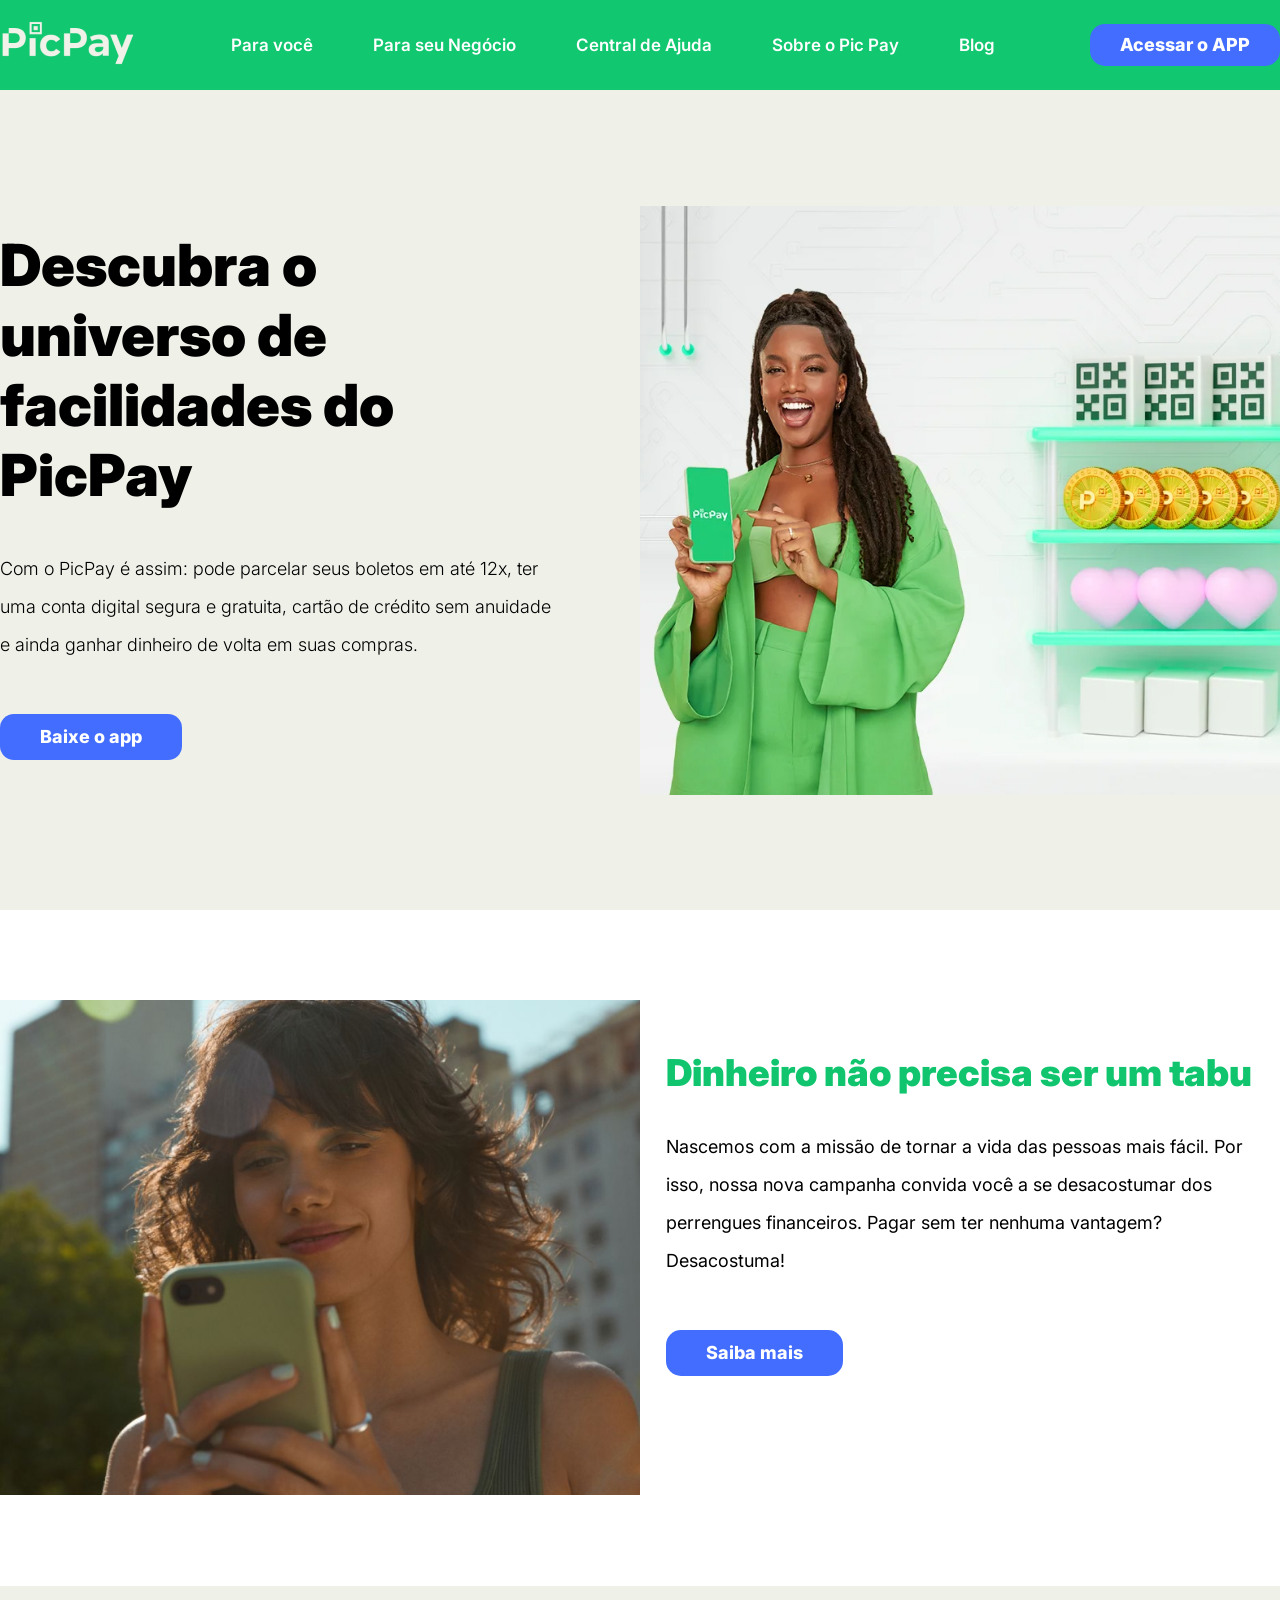
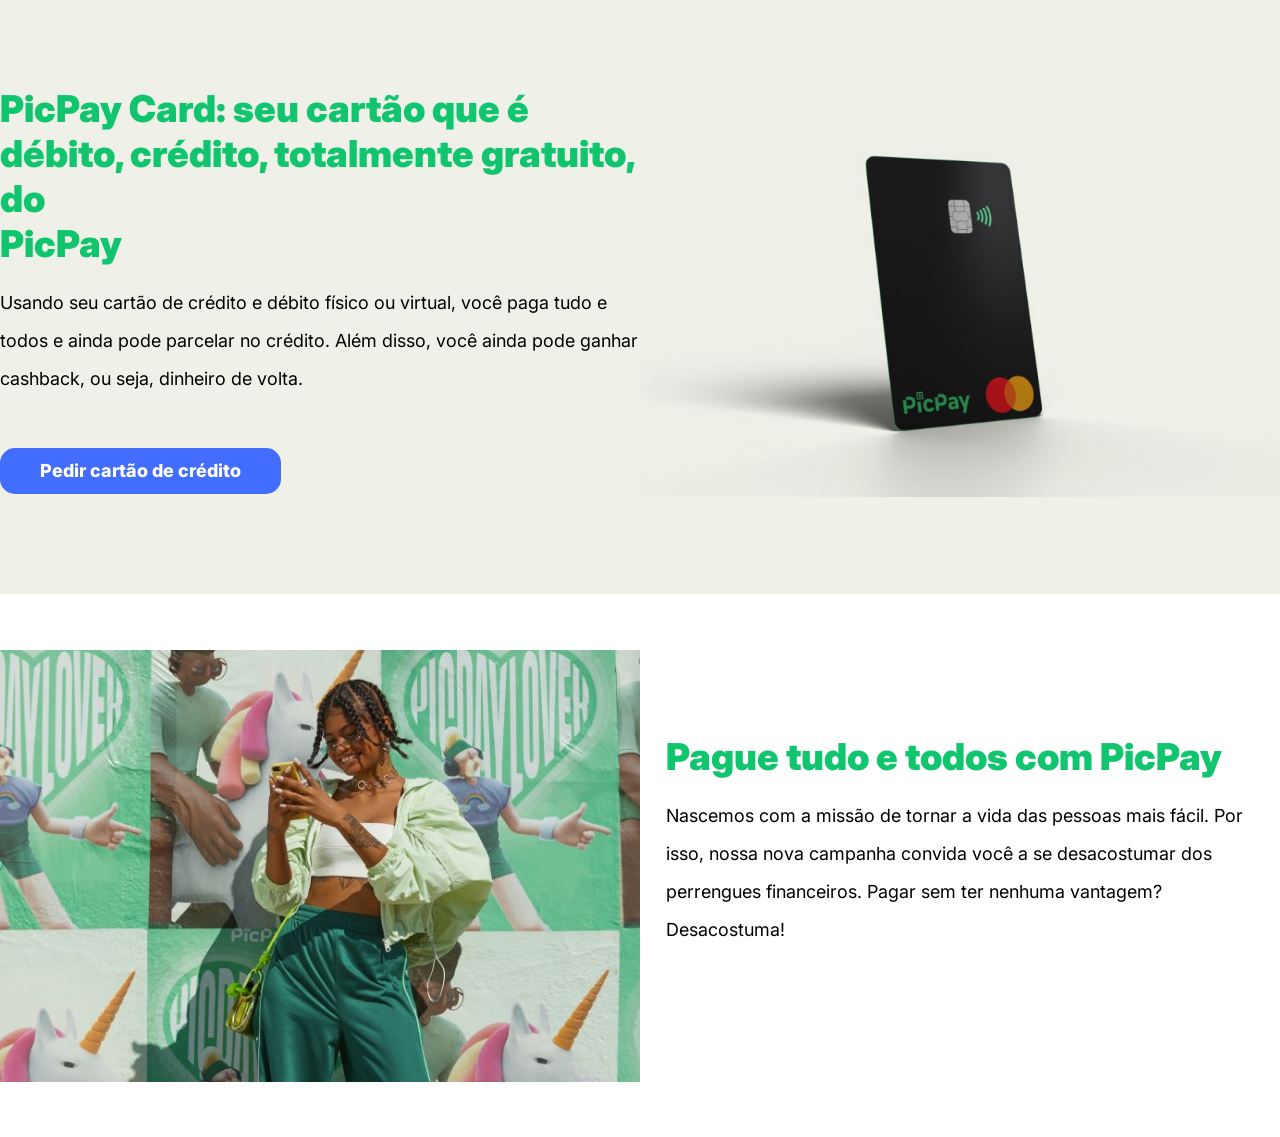
<file: Aula 6 - Projeto Empresa em até 4h/Projeto PicPay/PicPay/index.html>
<!DOCTYPE html>
<html lang="en">
<head>
    <meta charset="UTF-8">
    <meta http-equiv="X-UA-Compatible" content="IE=edge">
    <meta name="viewport" content="width=device-width, initial-scale=1.0">
    <link rel="stylesheet" href="./style/normalize.css">
    <link rel="stylesheet" href="./style/style.css">
    <link rel="preconnect" href="https://fonts.googleapis.com">
    <link rel="preconnect" href="https://fonts.gstatic.com" crossorigin>
    <link href="https://fonts.googleapis.com/css2?family=Inter:wght@300;400;500;600;700&display=swap" rel="stylesheet">
    <title>PicPay</title>
</head>
<body> 
    <header class="header">
        <div class="container header-container">
            <div class="logo">
                <a href="" class="logo-img">
                    <img src="./img/logo.png" alt="" class="logo-icon">
                </a>
            </div>
            <nav class="nav">
                <ul class="nav-list">
                    <li class="nav-item">
                        <a href="" class="nav-link">Para você</a>
                    </li>
                    <li class="nav-item">
                        <a href="" class="nav-link">Para seu Negócio</a>
                    </li>
                    <li class="nav-item">
                        <a href="" class="nav-link">Central de Ajuda</a>
                    </li>
                    <li class="nav-item">
                        <a href="" class="nav-link">Sobre o Pic Pay</a>
                    </li>
                    <li class="nav-item">
                        <a href="" class="nav-link">Blog</a>
                    </li>
                </ul>
            </nav>
            <a class="btn header-btn" href="./app.html">
                Acessar o APP
            </a>
        </div>
    </header>

    <main>
        <div class="section-descubra">
            <div class="container section-descubra-container">
                <div class="section-descubra-content">
                    <h1 class="descubra-heading">
                        Descubra o universo de facilidades do PicPay
                    </h1>
                    <p class="descubra-description">
                        Com o PicPay é assim: pode parcelar seus boletos em até 12x, ter uma conta digital segura e gratuita, cartão de crédito sem anuidade e ainda ganhar dinheiro de volta em suas compras.
                    </p>
                    <div class="descubra-action">
                        <a href="" class="btn descubra-btn">
                            Baixe o app
                        </a>
                    </div>
                </div>
            </div>
        </div>

        <div class="section-dinheiro">
            <div class="container section-dinheiro-container">
                <div class="dinheiro-content">
                    <h2 class="dinheiro-heading">
                        Dinheiro não precisa ser um tabu
                    </h2>
                    <p class="dinheiro-description">
                        Nascemos com a missão de tornar a vida das pessoas mais fácil. Por isso, nossa nova campanha convida você a se desacostumar dos perrengues financeiros. Pagar sem ter nenhuma vantagem? Desacostuma!
                    </p>
                    <div class="dinheiro-action">
                        <a href="" class="btn dinheiro-btn">Saiba mais</a>
                    </div>
                </div>
            </div>
        </div>

        <section class="section-card">
            <div class="container section-card-container">
                <div class="card-content">
                    <h2 class="card-heading">
                        PicPay Card: seu cartão que é débito, crédito, totalmente gratuito, do <br> PicPay
                    </h2>
                    <p class="card-description">
                        Usando seu cartão de crédito e débito físico ou virtual, você paga tudo e todos e ainda pode parcelar no crédito. Além disso, você ainda pode ganhar cashback, ou seja, dinheiro de volta. 
                    </p>
                    <div class="card-action">
                        <a href="" class="btn card-btn">Pedir cartão de crédito</a>
                    </div>
                </div>
            </div>
        </section>

        <section class="section-pague">
            <div class="container section-pague-container">
                <div class="pague-content">
                    <h2 class="pague-heading">
                        Pague tudo e todos com PicPay
                    </h2>
                    <p class="pague-description">
                        Nascemos com a missão de tornar a vida das pessoas mais fácil. Por isso, nossa nova campanha convida você a se desacostumar dos perrengues financeiros. Pagar sem ter nenhuma vantagem? Desacostuma!
                    </p>
                </div>
            </div>
        </section>
    </main>

</body>
</html>
</file>
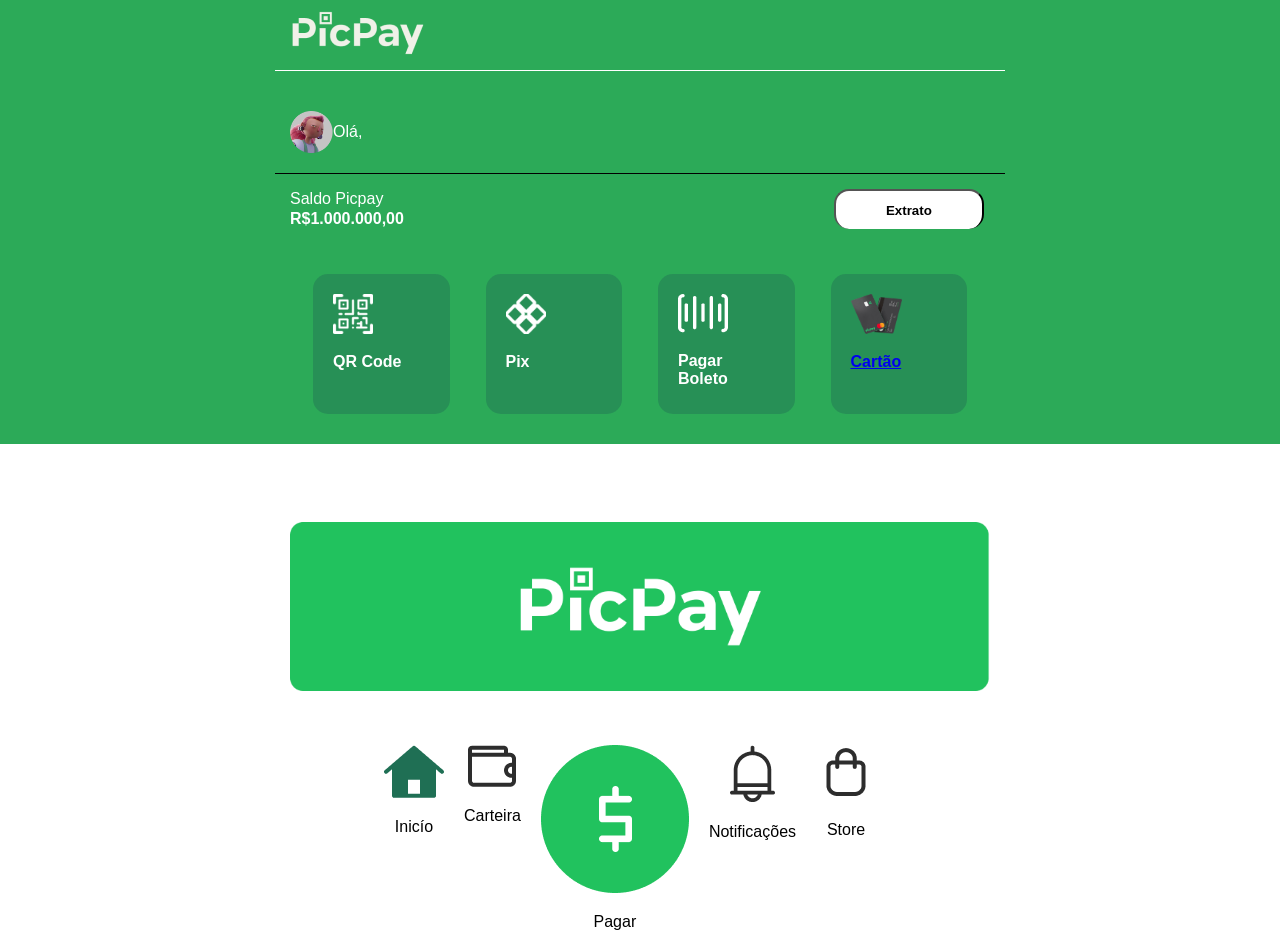
<file: Aula 6 - Projeto Empresa em até 4h/Projeto PicPay/PicPay/app.html>
<!DOCTYPE html>
<html lang="pt-br">
<head>
    <meta charset="UTF-8">
    <meta http-equiv="X-UA-Compatible" content="IE=edge">
    <link rel="stylesheet" href="./style/app.css">
    <meta name="viewport" content="width=device-width, initial-scale=1.0">
    <link rel="shortcut icon" href="img/picpay-icon.png" type="image/x-icon">
    <title>PicPay</title>
</head>
<body>
    <header>
        <img id="logo-picpro" src="./img/logo.png" alt="Ícone picpro">
    </header>
    <main>
        <section >
                <div id="menudousuario">
                    <img id="imgusuario" src="img/usuario.png" alt="Usuário">
                    <p>Olá, <br> <strong></strong></p>
                </div>
        </section>
        <section >
                <div id="button">
                    <p>Saldo Picpay <br> <strong>R$1.000.000,00</strong></p>
                    <button>Extrato</button>
                </div>
        </section>
        <section >
            <div>
                <ul id="menu">
                    <li>
                        <img class="imgmenu" src="img/qrcode.png" alt="Icone qrcode">
                        <p>QR Code</p>
                    </li>
                    <li>
                        <img class="imgmenu" src="img/pix.png" alt="Icone pix">
                        <p>Pix</p>
                    </li>
                    <li>
                        <img class="imgmenu" src="img/codigo.png" alt="Icone Boleto">
                        <p>Pagar Boleto</p>
                    </li>
                    <li>
                        <a href="./card.html">
                            <img class="imgmenu" src="img/carssss.png" alt="Icone inicio"> <p>Cartão</p>
                        </a>
                    </li>
                </ul>
            </div>
        </section>
        <section id="section2">
            <div id="divmae">
                <div id="Fpagamento">
                    <p>Selecione a forma de pagamento</p>
                </div>
                <div>
                    <img id="imgpicpay" src="img/banner.png" alt="banner PicPay">
                </div>
            </div>
        </section>
    </main>
    <footer>
        <ul>
            <li>
                <img src="img/inicio.png" alt="Icone inicio">
                <p>Inicío</p>
            </li>
            <li>
                <img src="img/carteira-icon.png" alt="Icone Carteira">
                <p>Carteira</p>
            </li>
            <li>
                <img src="img/pagar.png" alt="Icone Pagar"> 
                <p>Pagar</p>
            </li>
            <li>
                <img src="img/notificacao.png" alt="Icone Notificação">
                <p>Notificações</p>
            </li>
            <li>
                <img src="img/bolsa.png" alt="Icone bolsa">
                <p>Store</p>
            </li>
        </ul>
    </footer>
</body>
</html>
</file>
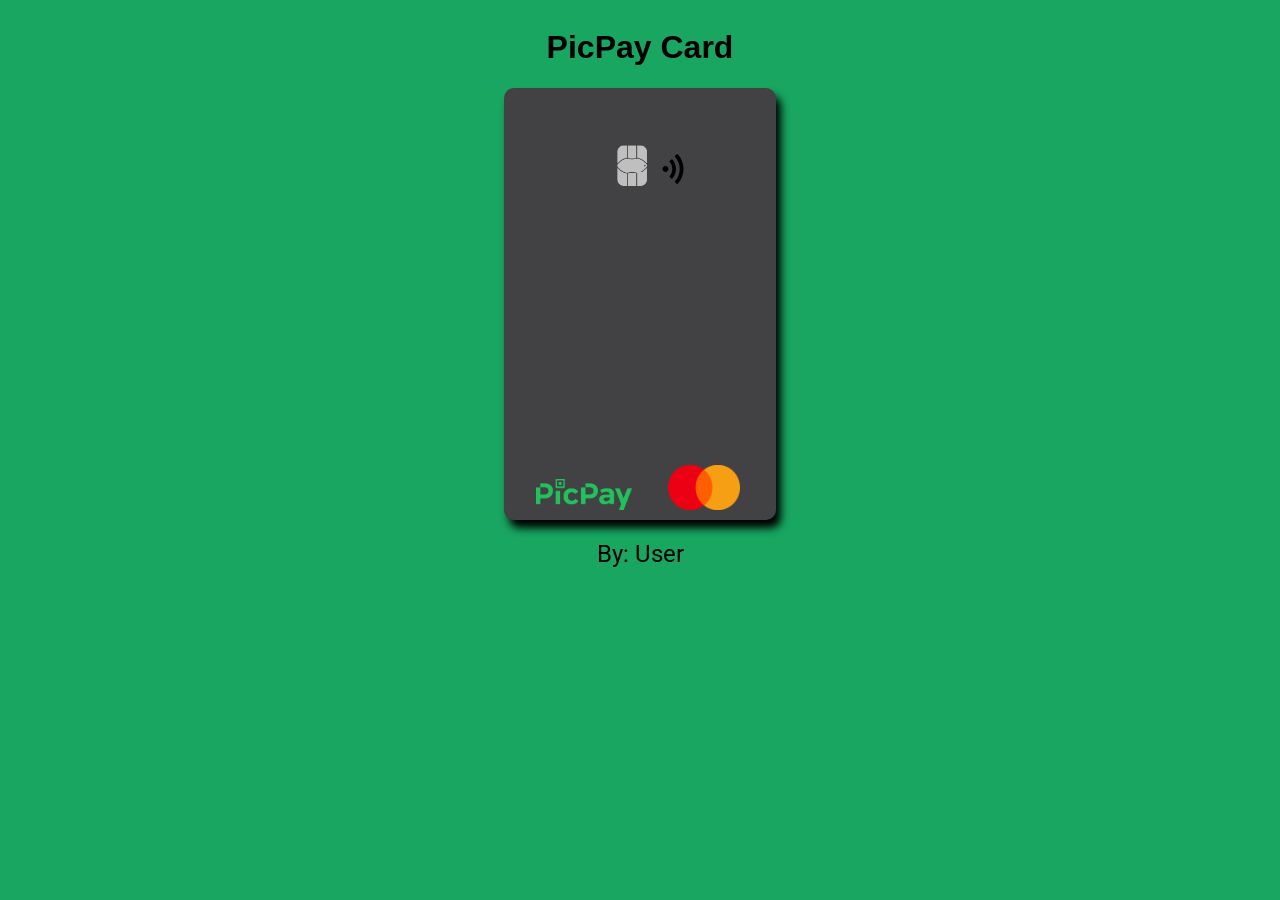
<file: Aula 6 - Projeto Empresa em até 4h/Projeto PicPay/PicPay/card.html>
<!DOCTYPE html>
<html>
<head>
    <meta charset='utf-8'>
    <meta http-equiv='X-UA-Compatible' content='IE=edge'>
    <title>PicPay Card</title>
    <meta name='viewport' content='width=device-width, initial-scale=1'>
    <link rel='stylesheet' type='text/css' media='screen' href='./style/card.css'>
    <link rel="preconnect" href="https://fonts.googleapis.com">
    <link rel="preconnect" href="https://fonts.gstatic.com" crossorigin>
    <link href="https://fonts.googleapis.com/css2?family=Roboto&display=swap" rel="stylesheet">
    <link rel="shortcut icon" href="/images/favicon-32x32.png" type="image/x-icon">
</head>
<body>
    <h1>PicPay Card</h1>
    <div class="container">
        <div class="content">
            <div class="header">
                <div class="box-images-card">
                    <img src="./img/chip.png" alt="Chip">
                    <svg class=rfid-icon xmlns="http://www.w3.org/2000/svg" viewBox="0 0 640 512"><path d="M634.91 154.88C457.74-8.99 182.19-8.93 5.09 154.88c-6.66 6.16-6.79 16.59-.35 22.98l34.24 33.97c6.14 6.1 16.02 6.23 22.4.38 145.92-133.68 371.3-133.71 517.25 0 6.38 5.85 16.26 5.71 22.4-.38l34.24-33.97c6.43-6.39 6.3-16.82-.36-22.98zM320 352c-35.35 0-64 28.65-64 64s28.65 64 64 64 64-28.65 64-64-28.65-64-64-64zm202.67-83.59c-115.26-101.93-290.21-101.82-405.34 0-6.9 6.1-7.12 16.69-.57 23.15l34.44 33.99c6 5.92 15.66 6.32 22.05.8 83.95-72.57 209.74-72.41 293.49 0 6.39 5.52 16.05 5.13 22.05-.8l34.44-33.99c6.56-6.46 6.33-17.06-.56-23.15z"/></svg>
                </div>
            </div>
        <div class="footer">
            <img src="./img/picpay-logo.png" alt="Logo PicPay">
            <img src="./img/mastercard_logo.png" alt="Logo Mastercard">
        </div>
    </div>
</div>

<h2>By: User</h2>
<script src="./js/script.js"></script>
</body>
</html>
</file>
<file: Aula 6 - Projeto Empresa em até 4h/Projeto PicPay/PicPay/style/style.css>
* {
    box-sizing: border-box;
}

h1,h2,h3 {
    padding: 0;
    margin: 0;
}

body {
    font-family: 'Inter', sans-serif;
}

a {
    text-decoration: none;
}

a:focus {
    outline: 3px solid rgba(0, 0, 255, .3);
}

ul {
    margin: 0;
    padding: 0;
    list-style: none;
}

img{
    max-width: 100%;
}

.container {
    max-width: 1400px;
    margin-right: auto;
    margin-left: auto;
}

.btn {
    display: inline-block;
    padding: 12px 30px;
    font-size: 18px;
    line-height: 1;
    font-weight: 800;
    color: #fff;
    background-color: #426DFF;
    border-radius: 15px;
    transition: background-color .3s ease;
    cursor: pointer;
}

.btn:hover {
    background-color:blue;
}


/* Header */

.header {
    height: 90px;
    background-color: #11C76F;
}

.header-container {
    display: flex;
    align-items: center;
    justify-content: space-between;
    height: 100%;
}

.nav-list {
    display: flex;
    margin: 0 auto;
}

.nav-item {
    font-size: 17px;
    line-height: 1;
    font-weight: 600;
}



.nav-link {
    font-size: 17px;
    line-height: 1;
    font-weight: 600;
    color: #fff;
    transition: color .3s linear;
}

.nav-link:hover{
    color: blue;
}

.nav-item:not(:last-child) {
    margin-right: 60px;
}


.header-btn {
    padding: 12px 30px;

}


/* Descubra */

.section-descubra {
    background: url(./../img/women1.jpg) right center no-repeat #EFF0E8 ;
    background-size: 50% auto;
}

.section-descubra-container {

    padding-top: 140px;
    padding-bottom: 150px;
}

.section-descubra-content {
    max-width: 44%;
}

.descubra-heading {
    font-size: 58px;
    line-height: 70px;
    font-weight: 900;
    margin-bottom: 40px;
}

.descubra-description {
    font-size: 18px;
    line-height: 38px;
    font-weight: 300;
    margin-bottom: 50px;
}

.descubra-btn {
    padding: 14px 40px;
    border-radius: 14px;
}


/* Dinheiro */

.section-dinheiro {
    background: url(./../img/women2.jpg) left center no-repeat #fff;
    background-size: 50% auto;
}

.section-dinheiro-container {
    padding-top: 140px;
    padding-bottom: 210px;
}

.dinheiro-content {
    padding-left: 52%;
}

.dinheiro-heading {
    font-size: 37px;
    line-height: 45px;
    font-weight: 900;
    color: #11C56E;
    padding-bottom: 15px;
}

.dinheiro-description {
    font-size: 18px;
    line-height: 38px;
    margin-bottom: 50px;
}

.dinheiro-btn {
    padding: 14px 40px;
}


/* card */

.section-card {
    background: url(./../img/card.jpg) right center no-repeat #EFF0E8;
    background-size: 50% auto;
}

.section-card-container {
    padding-top: 100px;
    padding-bottom: 100px;
}

.card-content {
    max-width: 50%;
}

.card-heading {
    font-size: 37px;
    line-height: 45px;
    font-weight: 900;
    color: #11C56E;
    margin-bottom: 10px;
}

.card-description {
    font-size: 18px;
    line-height: 38px;
    margin-bottom: 50px;
}

.card-btn {
    padding: 14px 40px;
}


/* Pague */

.section-pague {
    background: url(./../img/image\ 6.jpg) left center no-repeat #fff;
    background-size: 50% auto;
}

.pague-content {
    padding-left: 52%;
}

.section-pague-container {
    padding-top: 140px;
    padding-bottom: 170px;
}

.pague-heading {
    font-size: 37px;
    line-height: 45px;
    font-weight: 900;
    color: #11C56E;
    margin-bottom: 10px;
}


.pague-description {
    font-size: 18px;
    line-height: 38px;
    
}
</file>
<file: Aula 6 - Projeto Empresa em até 4h/Projeto PicPay/PicPay/style/app.css>
@charset "UTF-8" ;

:root {
    --cor0:#fff;
    --cor1:#2caa58;
    --cor2:#268C67;
    --cor3:#2273557a;
}

* {
    margin: 0px;
    padding: 0px;
}

body {

    background-color: var(--cor1);
    font-family: Arial, Helvetica, sans-serif;
}

header {
    max-width: 700px;
    margin: auto;
    padding: 10px 0px ;   
}

main {
    font-family: Arial, Helvetica, sans-serif;
    color: var(--cor0);

}
section {
    margin: auto;
}
section div {
    max-width: 700px;
    margin: auto;
    padding: 15px;
    
}

#menudousuario {
    padding: 40px 15px 20px 15px;
    display:flex ;
    align-items: center;
    border-bottom: 1px solid black;
    border-top: 1.5px solid var(--cor0) ;
}

#imgusuario {
    max-width: 43px;
    max-height: 43px;
}

#button {
    display: flex; 
}

div > button {
    width: 150px;
    height: 40px;
    font-weight: 900;
    background-color: #fff;
    margin-left: 430px;
    border-radius: 15px;
    border-bottom-style: none;
}
#button > p {
    line-height: 1.2em;
}

#menu {
    display: flex;
    list-style-type: none;
    font-weight: bold;
    padding: 5px;
}
div > #menu > li {
    background-color: var(--cor3);
    width: 100px;
    height: 100px;
    padding: 20px;
    margin: 10px 18px;
    border-radius: 15px;
}
#menu li:hover {
    background-color: #21cc63;
    color: black;
}

.imgmenu {
    max-width: 40px;
    max-height: 40px;
    padding-bottom: 15px;
}

section#section2 {
    background-color: var(--cor0);
    width: 100%;
    
}

#divmae {
    max-width: 800px;
    margin: auto;
}

footer {
    display: flex;
    justify-content: center;
    align-items: center;
    background-color: var(--cor0);
    padding: 20px;
}

footer ul {
    list-style-type: none;
    padding: 0;
    margin: 0;
    display: flex;
}

footer ul li {
    display: flex;
    flex-direction: column;
    align-items: center;
    margin-right: 20px; /* Ajuste o espaçamento entre os itens na lista */
}

footer ul li img {
    margin-bottom: 10px; /* Ajuste o espaçamento entre as imagens */
}

footer p {
    margin-top: 10px; /* Ajuste o espaçamento acima do texto "Feito por" */
}

#imgpicpay {
    max-width: 100%; /* Para garantir que a imagem se ajuste ao contêiner */
    height: auto; /* Para manter a proporção da imagem */
}

#menu li img.imgmenu {
    max-width: 100%; /* Para garantir que as imagens dentro da lista se ajustem ao contêiner */
    height: auto; /* Para manter a proporção das imagens */
}
</file>
<file: Aula 6 - Projeto Empresa em até 4h/Projeto PicPay/PicPay/style/card.css>
body{
    background-color:#18A661;
    font-family: Arial, Helvetica, sans-serif;
    display:flex;
    flex-direction: column;
    align-items: center;
}

.container{
    background-color: #424143;
    padding:1em;
    border-radius: 10px;
    width: 15em;
    height: 25em;
    box-shadow: 5px 8px 8px #000;
}

img[alt='Logo Mastercard']{
    width:30%;
}

img[alt='Logo PicPay']{
    width:40%;
}

img[alt=Chip]{
    transform: rotate(90deg);
    width:30%;
    margin-right: -18px;
    width: 80px;
}

img[alt=RFID]{
    transform: rotate(90deg);
}

.content{
    display: flex;
    align-items: center;
    justify-content: space-between;
    flex-direction: column;
    height: 100%;
}

.box-images-card{
    margin-top: 35px;
}

.rfid-icon{
    transform: rotate(90deg);
    width:30px;
    margin-bottom: 11px;
}
.footer img{
    margin:-10px 16px;
}
h2{
    font-family: 'Roboto', sans-serif;
    font-weight: 400;
}
</file>
